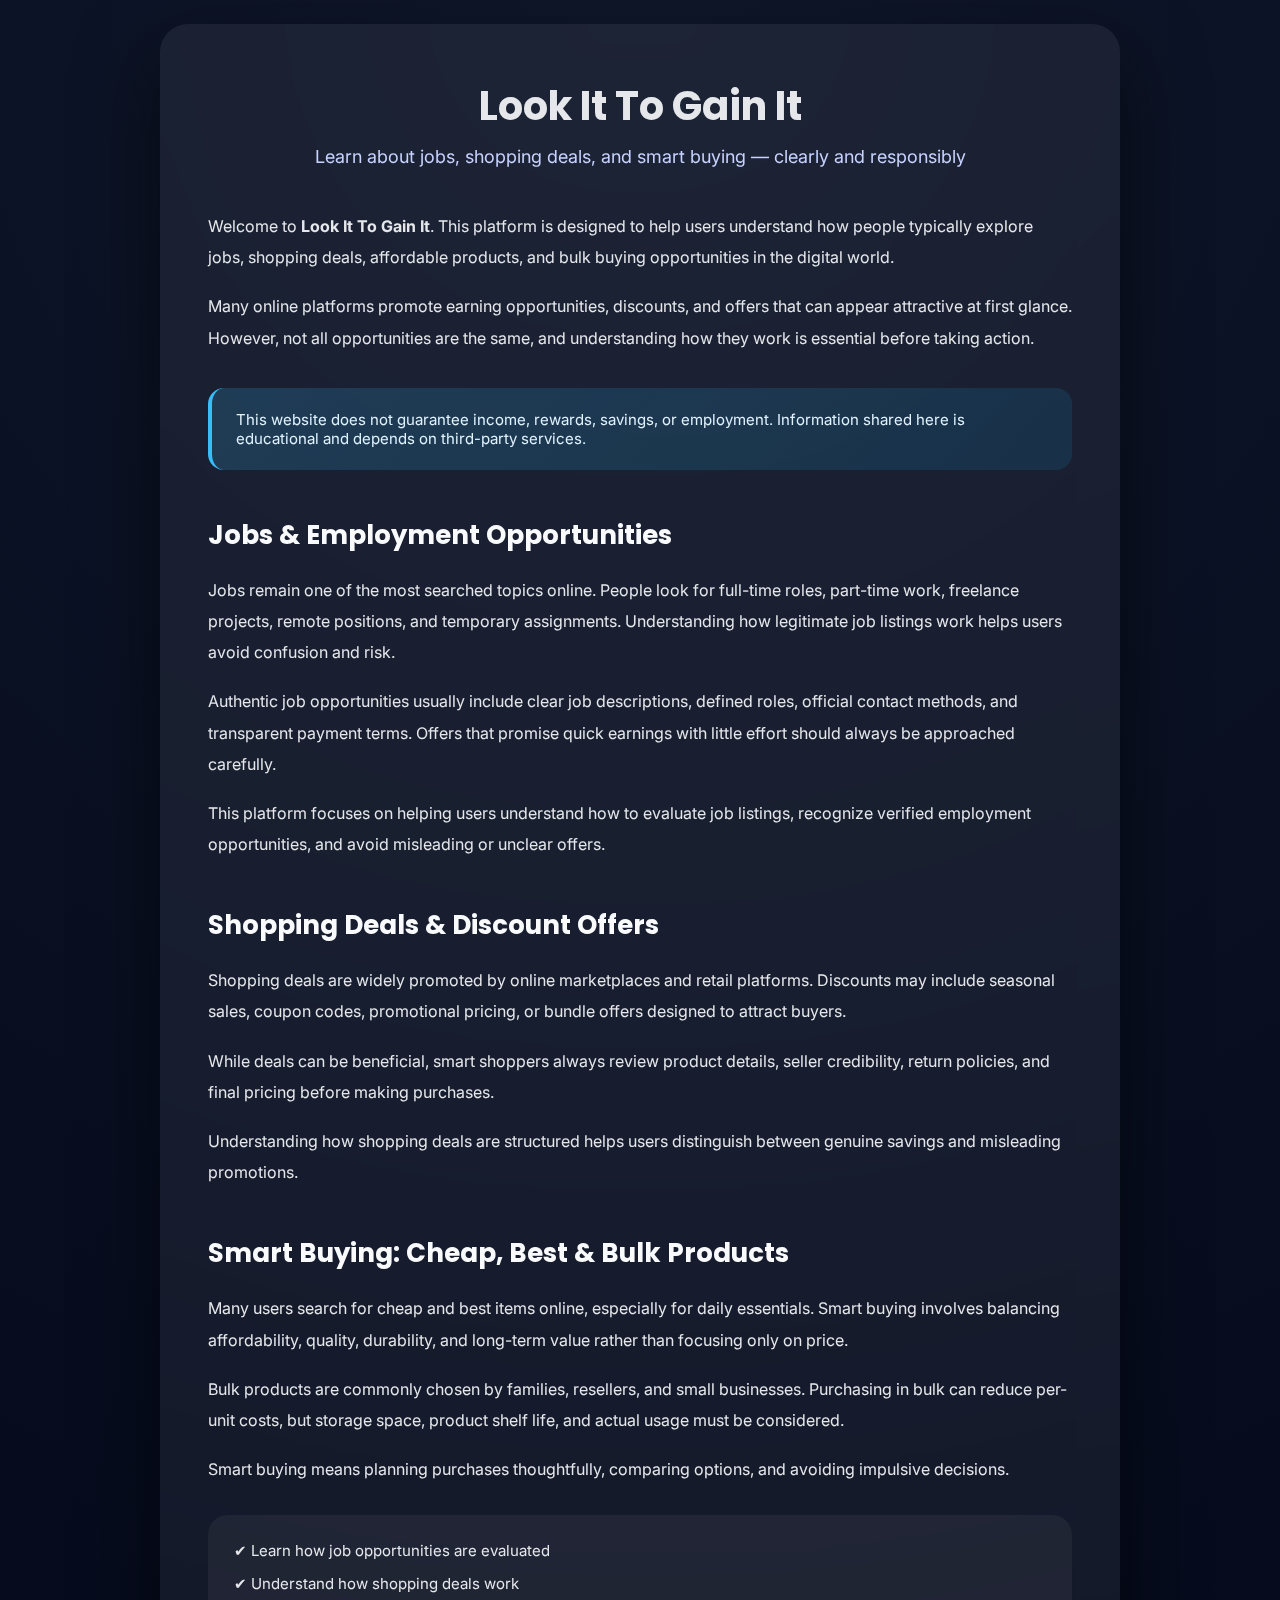
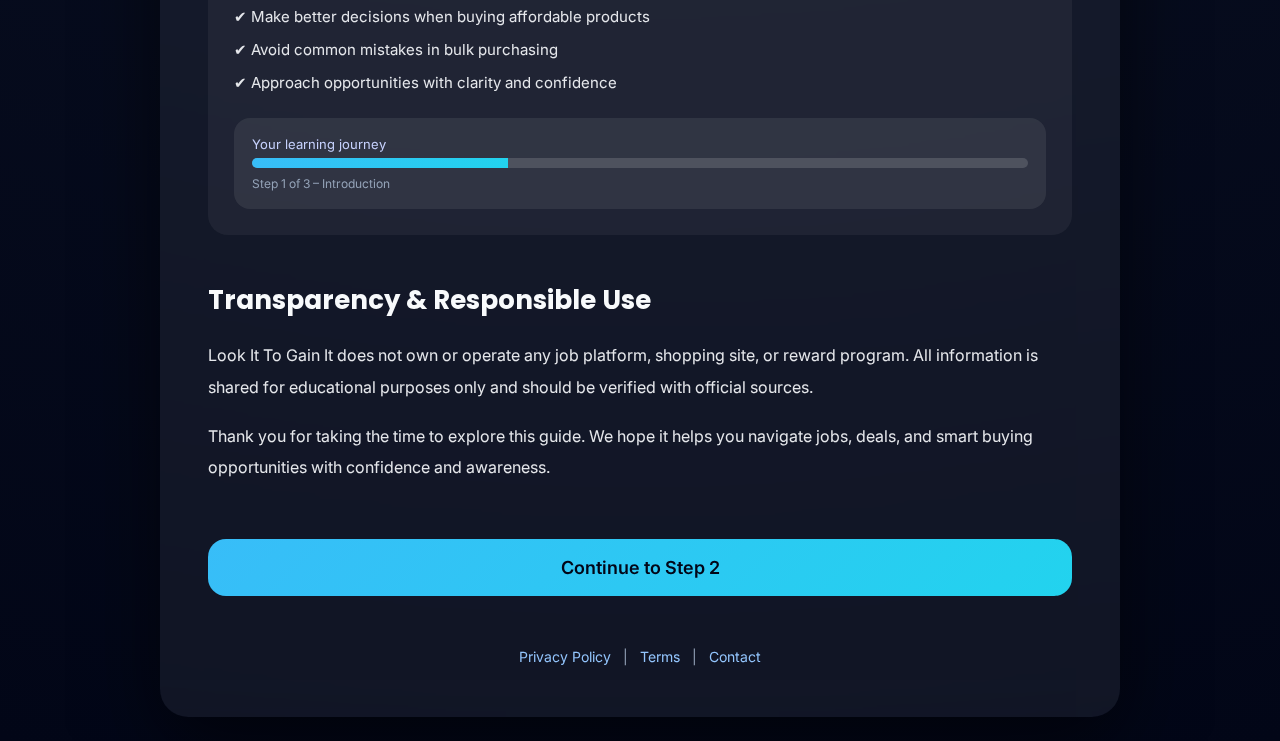
<file: index.html>
<!DOCTYPE html>
<html lang="en">
<head>
  <meta charset="UTF-8" />
  <meta name="viewport" content="width=device-width, initial-scale=1.0" />

  <title>Look It To Gain It – Welcome</title>

  <!-- Google Fonts -->
  <link rel="preconnect" href="https://fonts.googleapis.com">
  <link rel="preconnect" href="https://fonts.gstatic.com" crossorigin>
  <link href="https://fonts.googleapis.com/css2?family=Inter:wght@400;500;600;700&family=Poppins:wght@600;700&display=swap" rel="stylesheet">

  <!-- AdSense script (verification only – NO ADS ON THIS PAGE) -->
  <script async
    src="https://pagead2.googlesyndication.com/pagead/js/adsbygoogle.js?client=ca-pub-2311537617116643"
    crossorigin="anonymous"></script>

  <style>
    * {
      box-sizing: border-box;
      font-family: "Inter", system-ui, sans-serif;
    }

    body {
      margin: 0;
      min-height: 100vh;
      background: radial-gradient(circle at top, #0f172a, #020617);
      color: #e5e7eb;
      display: flex;
      justify-content: center;
      align-items: center;
      padding: 24px;
    }

    .container {
      max-width: 960px;
      width: 100%;
      background: rgba(255, 255, 255, 0.06);
      backdrop-filter: blur(16px);
      border-radius: 28px;
      padding: 52px 48px;
      box-shadow: 0 30px 80px rgba(0, 0, 0, 0.55);
    }

    h1 {
      font-family: "Poppins", sans-serif;
      font-size: 40px;
      text-align: center;
      margin: 0 0 10px;
    }

    .subtitle {
      text-align: center;
      font-size: 18px;
      color: #c7d2fe;
      margin-bottom: 44px;
    }

    .content p {
      font-size: 16px;
      line-height: 1.95;
      margin-bottom: 18px;
      color: #e5e7eb;
    }

    .section-title {
      font-family: "Poppins", sans-serif;
      font-size: 26px;
      margin: 46px 0 20px;
      color: #f8fafc;
    }

    .highlight {
      background: linear-gradient(
        135deg,
        rgba(56, 189, 248, 0.18),
        rgba(14, 165, 233, 0.12)
      );
      border-left: 4px solid #38bdf8;
      padding: 22px 24px;
      border-radius: 16px;
      margin: 34px 0;
      color: #e0f2fe;
      font-size: 15px;
    }

    .info-box {
      background: rgba(255,255,255,0.05);
      border-radius: 20px;
      padding: 26px;
      margin: 30px 0;
    }

    .info-box ul {
      list-style: none;
      padding: 0;
      margin: 0;
    }

    .info-box li {
      margin-bottom: 14px;
      font-size: 15px;
    }

    .progress-box {
      margin-top: 26px;
      background: rgba(255,255,255,0.08);
      border-radius: 16px;
      padding: 18px;
    }

    .progress-label {
      font-size: 13px;
      color: #c7d2fe;
      margin-bottom: 6px;
    }

    .progress-bar {
      width: 100%;
      height: 10px;
      background: rgba(255,255,255,0.15);
      border-radius: 10px;
      overflow: hidden;
    }

    .progress-fill {
      width: 33%;
      height: 100%;
      background: linear-gradient(90deg,#38bdf8,#22d3ee);
    }

    .progress-text {
      font-size: 12px;
      margin-top: 8px;
      color: #94a3b8;
    }

    .continue-btn {
      display: block;
      width: 100%;
      margin-top: 56px;
      padding: 18px;
      font-size: 18px;
      font-weight: 600;
      border-radius: 18px;
      border: none;
      background: linear-gradient(135deg, #38bdf8, #22d3ee);
      color: #020617;
      cursor: pointer;
      transition: transform 0.2s ease, box-shadow 0.2s ease;
    }

    .continue-btn:hover {
      transform: translateY(-2px);
      box-shadow: 0 18px 40px rgba(56, 189, 248, 0.45);
    }

    footer {
      margin-top: 52px;
      text-align: center;
      font-size: 14px;
      color: #94a3b8;
    }

    footer a {
      color: #93c5fd;
      text-decoration: none;
      margin: 0 8px;
    }

    footer a:hover {
      text-decoration: underline;
    }

    @media (max-width: 640px) {
      .container {
        padding: 34px 26px;
      }
      h1 {
        font-size: 30px;
      }
    }
  </style>
</head>

<body>

<div class="container">

  <h1>Look It To Gain It</h1>
  <div class="subtitle">
    Learn about jobs, shopping deals, and smart buying — clearly and responsibly
  </div>

  <div class="content">

    <p>
      Welcome to <strong>Look It To Gain It</strong>. This platform is designed to help users
      understand how people typically explore jobs, shopping deals, affordable products,
      and bulk buying opportunities in the digital world.
    </p>

    <p>
      Many online platforms promote earning opportunities, discounts, and offers that can
      appear attractive at first glance. However, not all opportunities are the same, and
      understanding how they work is essential before taking action.
    </p>

    <div class="highlight">
      This website does not guarantee income, rewards, savings, or employment.
      Information shared here is educational and depends on third-party services.
    </div>

    <!-- JOBS -->
    <h2 class="section-title">Jobs & Employment Opportunities</h2>

    <p>
      Jobs remain one of the most searched topics online. People look for full-time roles,
      part-time work, freelance projects, remote positions, and temporary assignments.
      Understanding how legitimate job listings work helps users avoid confusion and risk.
    </p>

    <p>
      Authentic job opportunities usually include clear job descriptions, defined roles,
      official contact methods, and transparent payment terms. Offers that promise quick
      earnings with little effort should always be approached carefully.
    </p>

    <p>
      This platform focuses on helping users understand how to evaluate job listings,
      recognize verified employment opportunities, and avoid misleading or unclear offers.
    </p>

    <!-- SHOPPING DEALS -->
    <h2 class="section-title">Shopping Deals & Discount Offers</h2>

    <p>
      Shopping deals are widely promoted by online marketplaces and retail platforms.
      Discounts may include seasonal sales, coupon codes, promotional pricing, or bundle
      offers designed to attract buyers.
    </p>

    <p>
      While deals can be beneficial, smart shoppers always review product details, seller
      credibility, return policies, and final pricing before making purchases.
    </p>

    <p>
      Understanding how shopping deals are structured helps users distinguish between
      genuine savings and misleading promotions.
    </p>

    <!-- SMART BUYING -->
    <h2 class="section-title">Smart Buying: Cheap, Best & Bulk Products</h2>

    <p>
      Many users search for cheap and best items online, especially for daily essentials.
      Smart buying involves balancing affordability, quality, durability, and long-term
      value rather than focusing only on price.
    </p>

    <p>
      Bulk products are commonly chosen by families, resellers, and small businesses.
      Purchasing in bulk can reduce per-unit costs, but storage space, product shelf life,
      and actual usage must be considered.
    </p>

    <p>
      Smart buying means planning purchases thoughtfully, comparing options, and avoiding
      impulsive decisions.
    </p>

    <div class="info-box">
      <ul>
        <li>✔ Learn how job opportunities are evaluated</li>
        <li>✔ Understand how shopping deals work</li>
        <li>✔ Make better decisions when buying affordable products</li>
        <li>✔ Avoid common mistakes in bulk purchasing</li>
        <li>✔ Approach opportunities with clarity and confidence</li>
      </ul>

      <div class="progress-box">
        <div class="progress-label">Your learning journey</div>
        <div class="progress-bar">
          <div class="progress-fill"></div>
        </div>
        <div class="progress-text">Step 1 of 3 – Introduction</div>
      </div>
    </div>

    <h2 class="section-title">Transparency & Responsible Use</h2>

    <p>
      Look It To Gain It does not own or operate any job platform, shopping site, or reward
      program. All information is shared for educational purposes only and should be verified
      with official sources.
    </p>

    <p>
      Thank you for taking the time to explore this guide. We hope it helps you navigate
      jobs, deals, and smart buying opportunities with confidence and awareness.
    </p>

  </div>

  <button class="continue-btn" onclick="window.location.href='page2.html'">
    Continue to Step 2
  </button>

  <footer>
    <a href="privacy.html">Privacy Policy</a> |
    <a href="terms.html">Terms</a> |
    <a href="contact.html">Contact</a>
  </footer>

</div>

</body>
</html>
</file>
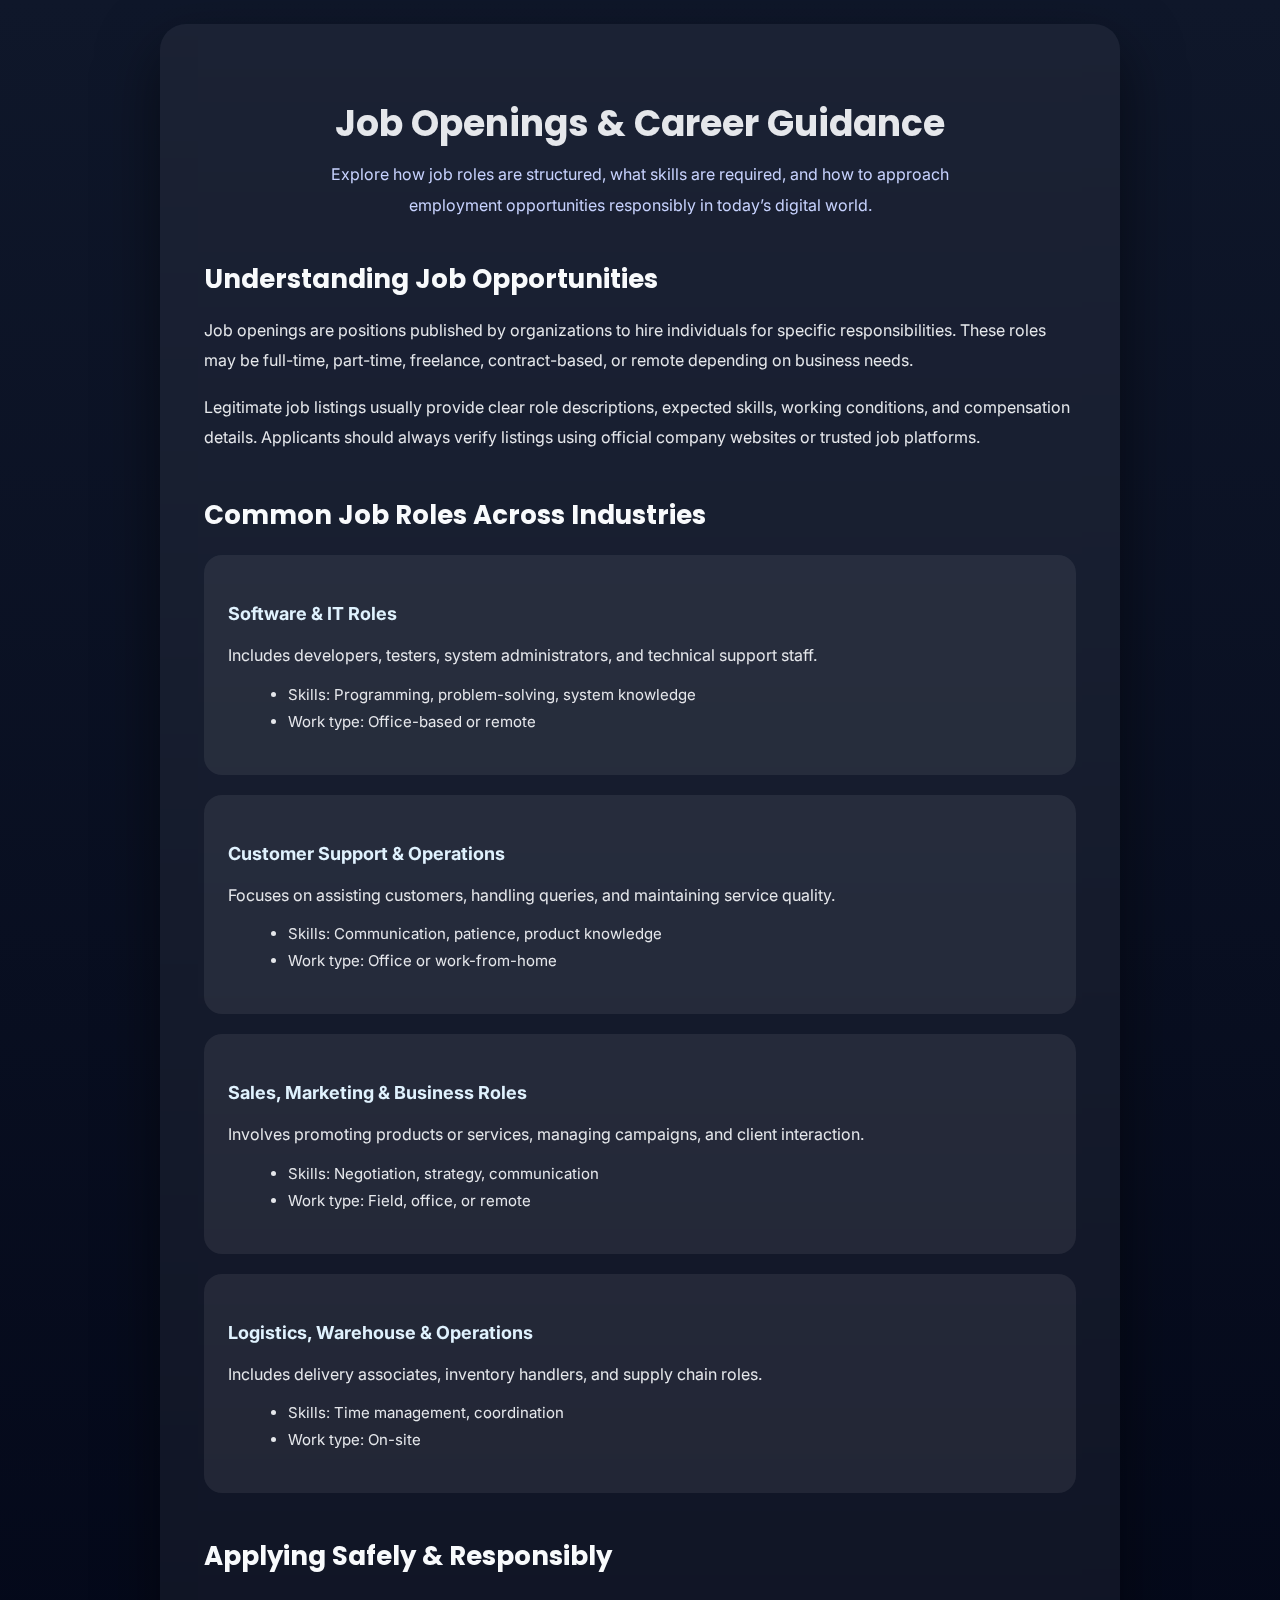
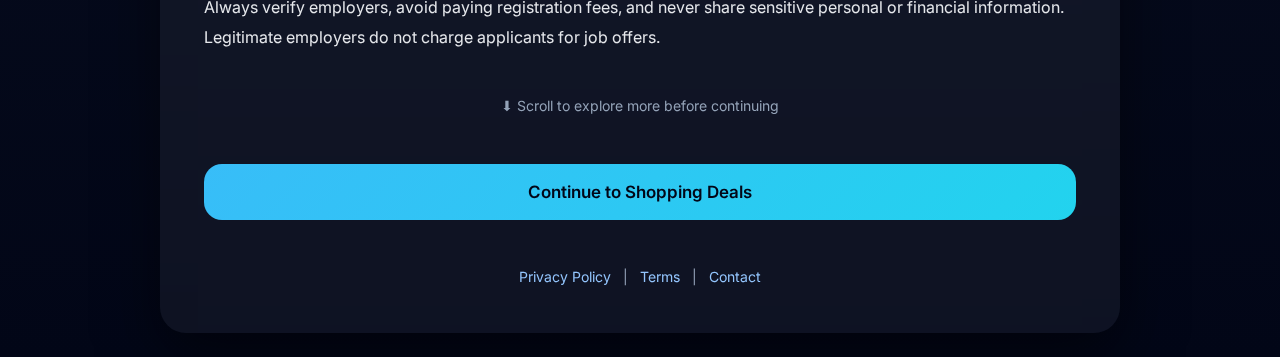
<file: page2.html>
<!DOCTYPE html>
<html lang="en">
<head>
  <meta charset="UTF-8" />
  <meta name="viewport" content="width=device-width, initial-scale=1.0" />

  <title>Look It To Gain It – Job Openings & Career Guide</title>

  <!-- AdSense script (allowed on content pages) -->
  <script async
    src="https://pagead2.googlesyndication.com/pagead/js/adsbygoogle.js?client=ca-pub-2311537617116643"
    crossorigin="anonymous"></script>

  <!-- Google Fonts -->
  <link rel="preconnect" href="https://fonts.googleapis.com">
  <link rel="preconnect" href="https://fonts.gstatic.com" crossorigin>
  <link href="https://fonts.googleapis.com/css2?family=Inter:wght@400;500;600;700&family=Poppins:wght@600;700&display=swap" rel="stylesheet">

  <style>
    * {
      box-sizing: border-box;
      font-family: "Inter", system-ui, sans-serif;
    }

    body {
      margin: 0;
      min-height: 100vh;
      background: linear-gradient(180deg, #0f172a, #020617);
      color: #e5e7eb;
      padding: 24px;
    }

    .container {
      max-width: 960px;
      margin: auto;
      background: rgba(255,255,255,0.05);
      backdrop-filter: blur(14px);
      border-radius: 26px;
      padding: 48px 44px;
      box-shadow: 0 24px 60px rgba(0,0,0,0.5);
    }

    header {
      text-align: center;
      margin-bottom: 40px;
    }

    header h1 {
      font-family: "Poppins", sans-serif;
      font-size: 36px;
      margin-bottom: 8px;
    }

    header p {
      color: #c7d2fe;
      font-size: 16px;
      max-width: 700px;
      margin: auto;
    }

    section {
      margin-bottom: 44px;
    }

    h2 {
      font-family: "Poppins", sans-serif;
      font-size: 26px;
      margin-bottom: 16px;
      color: #f8fafc;
    }

    h3 {
      font-size: 18px;
      margin-top: 24px;
      margin-bottom: 8px;
      color: #e0f2fe;
    }

    p {
      font-size: 16px;
      line-height: 1.9;
      margin-bottom: 14px;
      color: #e5e7eb;
    }

    ul {
      margin: 10px 0 20px 20px;
    }

    ul li {
      margin-bottom: 8px;
      font-size: 15px;
    }

    .info-card {
      background: rgba(255,255,255,0.07);
      border-radius: 18px;
      padding: 24px;
      margin-top: 20px;
    }

    .scroll-hint {
      text-align: center;
      font-size: 14px;
      color: #94a3b8;
      margin: 30px 0;
    }

    .ad-wrapper {
      margin: 50px 0;
    }

    .continue-btn {
      display: block;
      width: 100%;
      padding: 18px;
      font-size: 17px;
      font-weight: 600;
      border-radius: 18px;
      border: none;
      background: linear-gradient(135deg, #38bdf8, #22d3ee);
      color: #020617;
      cursor: pointer;
      transition: transform .2s ease, box-shadow .2s ease;
    }

    .continue-btn:hover {
      transform: translateY(-2px);
      box-shadow: 0 16px 36px rgba(56,189,248,0.4);
    }

    footer {
      margin-top: 48px;
      text-align: center;
      font-size: 14px;
      color: #94a3b8;
    }

    footer a {
      color: #93c5fd;
      text-decoration: none;
      margin: 0 8px;
    }

    footer a:hover {
      text-decoration: underline;
    }

    @media (max-width: 640px) {
      .container {
        padding: 30px 22px;
      }

      header h1 {
        font-size: 28px;
      }
    }
  </style>
</head>

<body>

<div class="container">

  <header>
    <h1>Job Openings & Career Guidance</h1>
    <p>
      Explore how job roles are structured, what skills are required, and how to approach
      employment opportunities responsibly in today’s digital world.
    </p>
  </header>

  <section>
    <h2>Understanding Job Opportunities</h2>
    <p>
      Job openings are positions published by organizations to hire individuals for specific
      responsibilities. These roles may be full-time, part-time, freelance, contract-based,
      or remote depending on business needs.
    </p>
    <p>
      Legitimate job listings usually provide clear role descriptions, expected skills,
      working conditions, and compensation details. Applicants should always verify listings
      using official company websites or trusted job platforms.
    </p>
  </section>

  <section>
    <h2>Common Job Roles Across Industries</h2>

    <div class="info-card">
      <h3>Software & IT Roles</h3>
      <p>
        Includes developers, testers, system administrators, and technical support staff.
      </p>
      <ul>
        <li>Skills: Programming, problem-solving, system knowledge</li>
        <li>Work type: Office-based or remote</li>
      </ul>
    </div>

    <div class="info-card">
      <h3>Customer Support & Operations</h3>
      <p>
        Focuses on assisting customers, handling queries, and maintaining service quality.
      </p>
      <ul>
        <li>Skills: Communication, patience, product knowledge</li>
        <li>Work type: Office or work-from-home</li>
      </ul>
    </div>

    <div class="info-card">
      <h3>Sales, Marketing & Business Roles</h3>
      <p>
        Involves promoting products or services, managing campaigns, and client interaction.
      </p>
      <ul>
        <li>Skills: Negotiation, strategy, communication</li>
        <li>Work type: Field, office, or remote</li>
      </ul>
    </div>

    <div class="info-card">
      <h3>Logistics, Warehouse & Operations</h3>
      <p>
        Includes delivery associates, inventory handlers, and supply chain roles.
      </p>
      <ul>
        <li>Skills: Time management, coordination</li>
        <li>Work type: On-site</li>
      </ul>
    </div>
  </section>

  <section>
    <h2>Applying Safely & Responsibly</h2>
    <p>
      Always verify employers, avoid paying registration fees, and never share sensitive
      personal or financial information. Legitimate employers do not charge applicants
      for job offers.
    </p>
  </section>

  <div class="scroll-hint">
    ⬇ Scroll to explore more before continuing
  </div>

  <!-- Ads AFTER meaningful content -->
  <div class="ad-wrapper">
    <ins class="adsbygoogle"
      style="display:block"
      data-ad-client="ca-pub-2311537617116643"
      data-ad-slot="1234567890"
      data-ad-format="auto"
      data-full-width-responsive="true"></ins>
    <script>(adsbygoogle = window.adsbygoogle || []).push({});</script>
  </div>

  <button class="continue-btn" onclick="window.location.href='page3.html'">
    Continue to Shopping Deals
  </button>

  <footer>
    <a href="privacy.html">Privacy Policy</a> |
    <a href="terms.html">Terms</a> |
    <a href="contact.html">Contact</a>
  </footer>

</div>

</body>
</html>
</file>
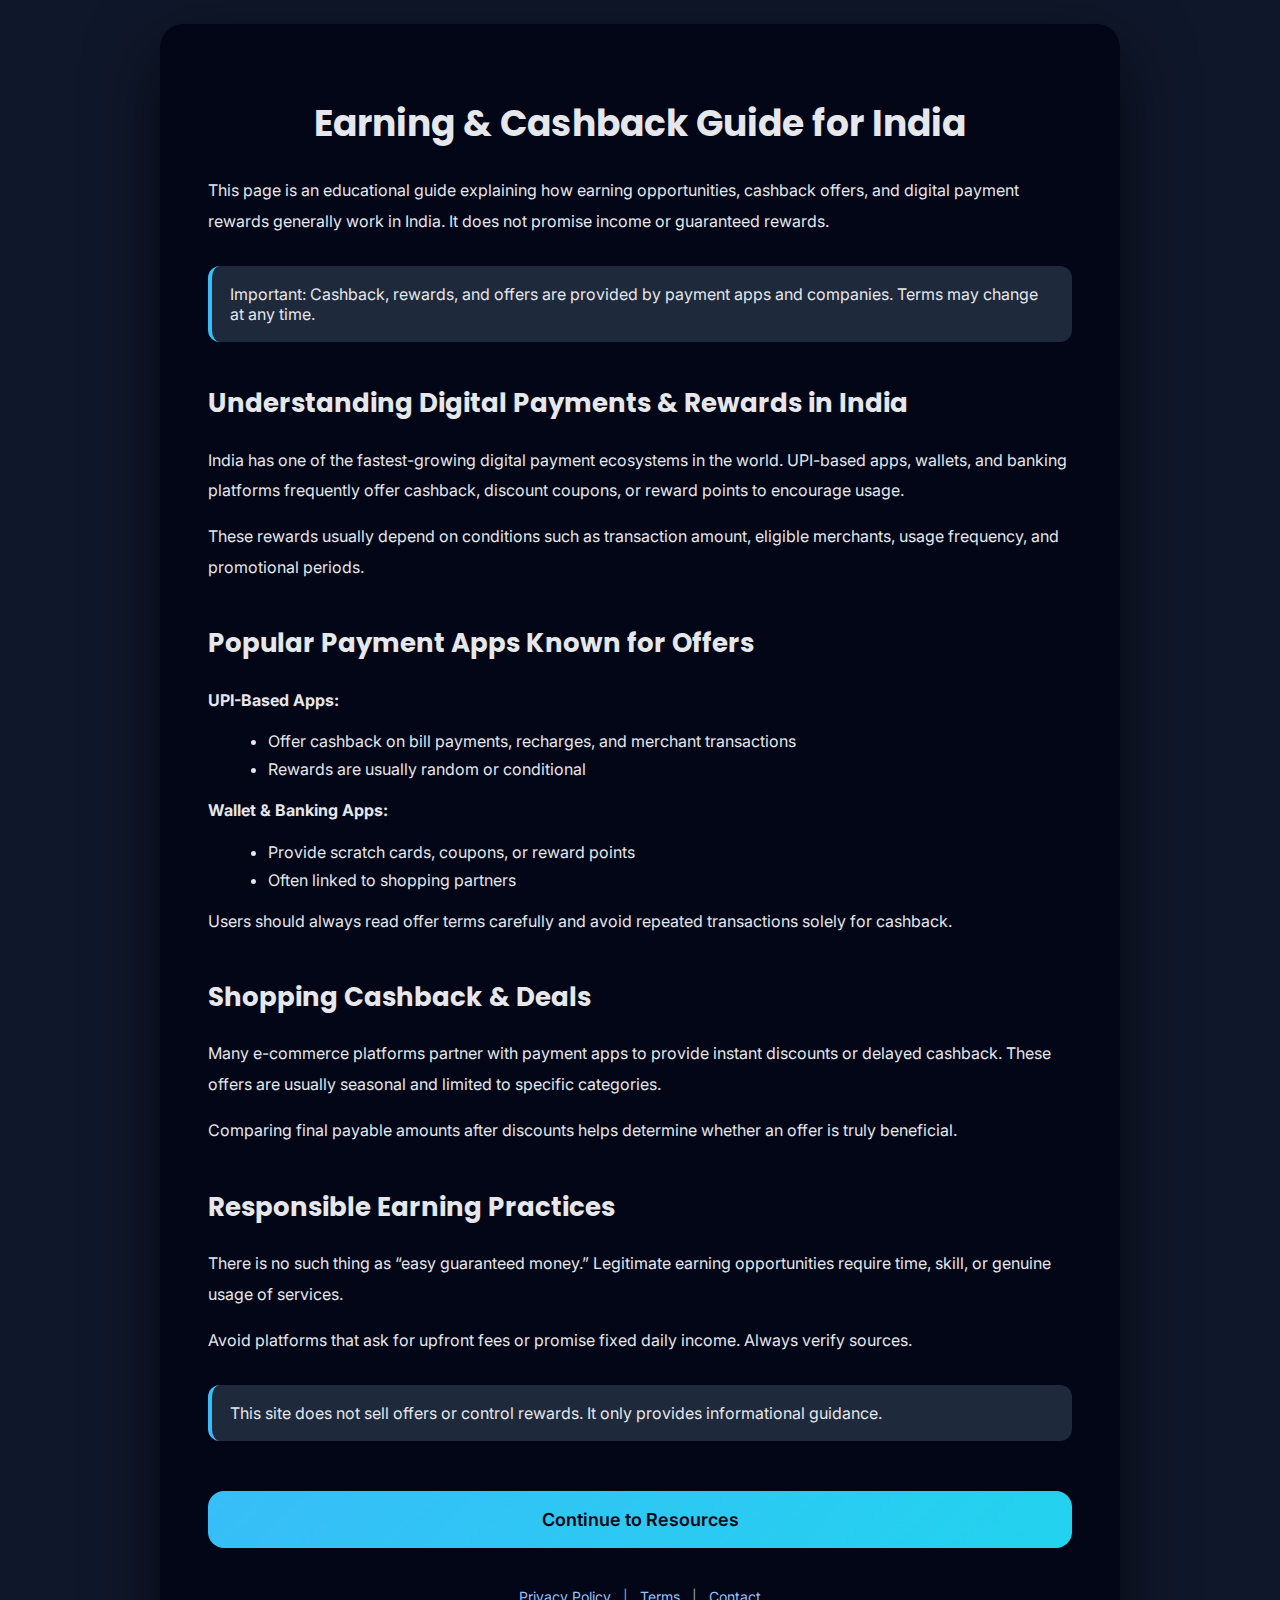
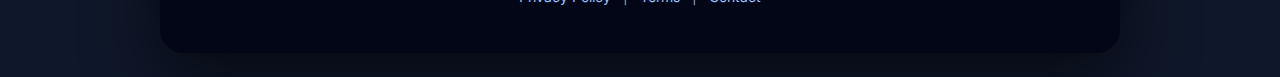
<file: page3.html>
<!DOCTYPE html>
<html lang="en">
<head>
  <meta charset="UTF-8" />
  <meta name="viewport" content="width=device-width, initial-scale=1.0" />

  <title>Look It To Gain It – Earning & Cashback Guide (India)</title>

  <!-- AdSense script -->
  <script async
    src="https://pagead2.googlesyndication.com/pagead/js/adsbygoogle.js?client=ca-pub-2311537617116643"
    crossorigin="anonymous"></script>

  <!-- Fonts -->
  <link rel="preconnect" href="https://fonts.googleapis.com">
  <link rel="preconnect" href="https://fonts.gstatic.com" crossorigin>
  <link href="https://fonts.googleapis.com/css2?family=Inter:wght@400;500;600;700&family=Poppins:wght@600;700&display=swap" rel="stylesheet">

  <style>
    *{box-sizing:border-box;font-family:Inter,system-ui,sans-serif}
    body{
      margin:0;background:#0f172a;color:#e5e7eb;padding:24px
    }
    .container{
      max-width:960px;margin:auto;background:#020617;
      border-radius:24px;padding:48px;
      box-shadow:0 25px 70px rgba(0,0,0,.6)
    }
    h1,h2{font-family:Poppins,sans-serif}
    h1{text-align:center;font-size:36px}
    h2{margin-top:42px;font-size:26px}
    p{font-size:16px;line-height:1.9;margin-bottom:16px;color:#e5e7eb}
    ul{margin-left:20px}
    li{margin-bottom:8px}
    .note{
      background:#1e293b;border-left:4px solid #38bdf8;
      padding:18px;border-radius:12px;margin:30px 0
    }
    .ad-box{margin:50px 0}
    button{
      width:100%;padding:18px;border:none;border-radius:16px;
      background:linear-gradient(135deg,#38bdf8,#22d3ee);
      font-size:18px;font-weight:600;cursor:pointer;color:#020617
    }
    footer{text-align:center;margin-top:40px;font-size:14px;color:#94a3b8}
    footer a{color:#93c5fd;text-decoration:none;margin:0 8px}
  </style>
</head>

<body>

<div class="container">

  <h1>Earning & Cashback Guide for India</h1>

  <p>
    This page is an educational guide explaining how earning opportunities,
    cashback offers, and digital payment rewards generally work in India.
    It does not promise income or guaranteed rewards.
  </p>

  <div class="note">
    Important: Cashback, rewards, and offers are provided by payment apps
    and companies. Terms may change at any time.
  </div>

  <h2>Understanding Digital Payments & Rewards in India</h2>
  <p>
    India has one of the fastest-growing digital payment ecosystems in the world.
    UPI-based apps, wallets, and banking platforms frequently offer cashback,
    discount coupons, or reward points to encourage usage.
  </p>

  <p>
    These rewards usually depend on conditions such as transaction amount,
    eligible merchants, usage frequency, and promotional periods.
  </p>

  <h2>Popular Payment Apps Known for Offers</h2>

  <p><strong>UPI-Based Apps:</strong></p>
  <ul>
    <li>Offer cashback on bill payments, recharges, and merchant transactions</li>
    <li>Rewards are usually random or conditional</li>
  </ul>

  <p><strong>Wallet & Banking Apps:</strong></p>
  <ul>
    <li>Provide scratch cards, coupons, or reward points</li>
    <li>Often linked to shopping partners</li>
  </ul>

  <p>
    Users should always read offer terms carefully and avoid repeated transactions
    solely for cashback.
  </p>

  <h2>Shopping Cashback & Deals</h2>
  <p>
    Many e-commerce platforms partner with payment apps to provide instant
    discounts or delayed cashback. These offers are usually seasonal
    and limited to specific categories.
  </p>

  <p>
    Comparing final payable amounts after discounts helps determine
    whether an offer is truly beneficial.
  </p>

  <h2>Responsible Earning Practices</h2>
  <p>
    There is no such thing as “easy guaranteed money.” Legitimate earning
    opportunities require time, skill, or genuine usage of services.
  </p>

  <p>
    Avoid platforms that ask for upfront fees or promise fixed daily income.
    Always verify sources.
  </p>

  <div class="note">
    This site does not sell offers or control rewards.
    It only provides informational guidance.
  </div>

  <!-- ADS AFTER CONTENT -->
  <div class="ad-box">
    <ins class="adsbygoogle"
      style="display:block"
      data-ad-client="ca-pub-2311537617116643"
      data-ad-slot="1234567890"
      data-ad-format="auto"
      data-full-width-responsive="true"></ins>
    <script>(adsbygoogle = window.adsbygoogle || []).push({});</script>
  </div>

  <button onclick="window.location.href='https://t.me/mystorevideos'">
    Continue to Resources
  </button>

  <footer>
    <a href="privacy.html">Privacy Policy</a> |
    <a href="terms.html">Terms</a> |
    <a href="contact.html">Contact</a>
  </footer>

</div>

</body>
</html>
</file>
